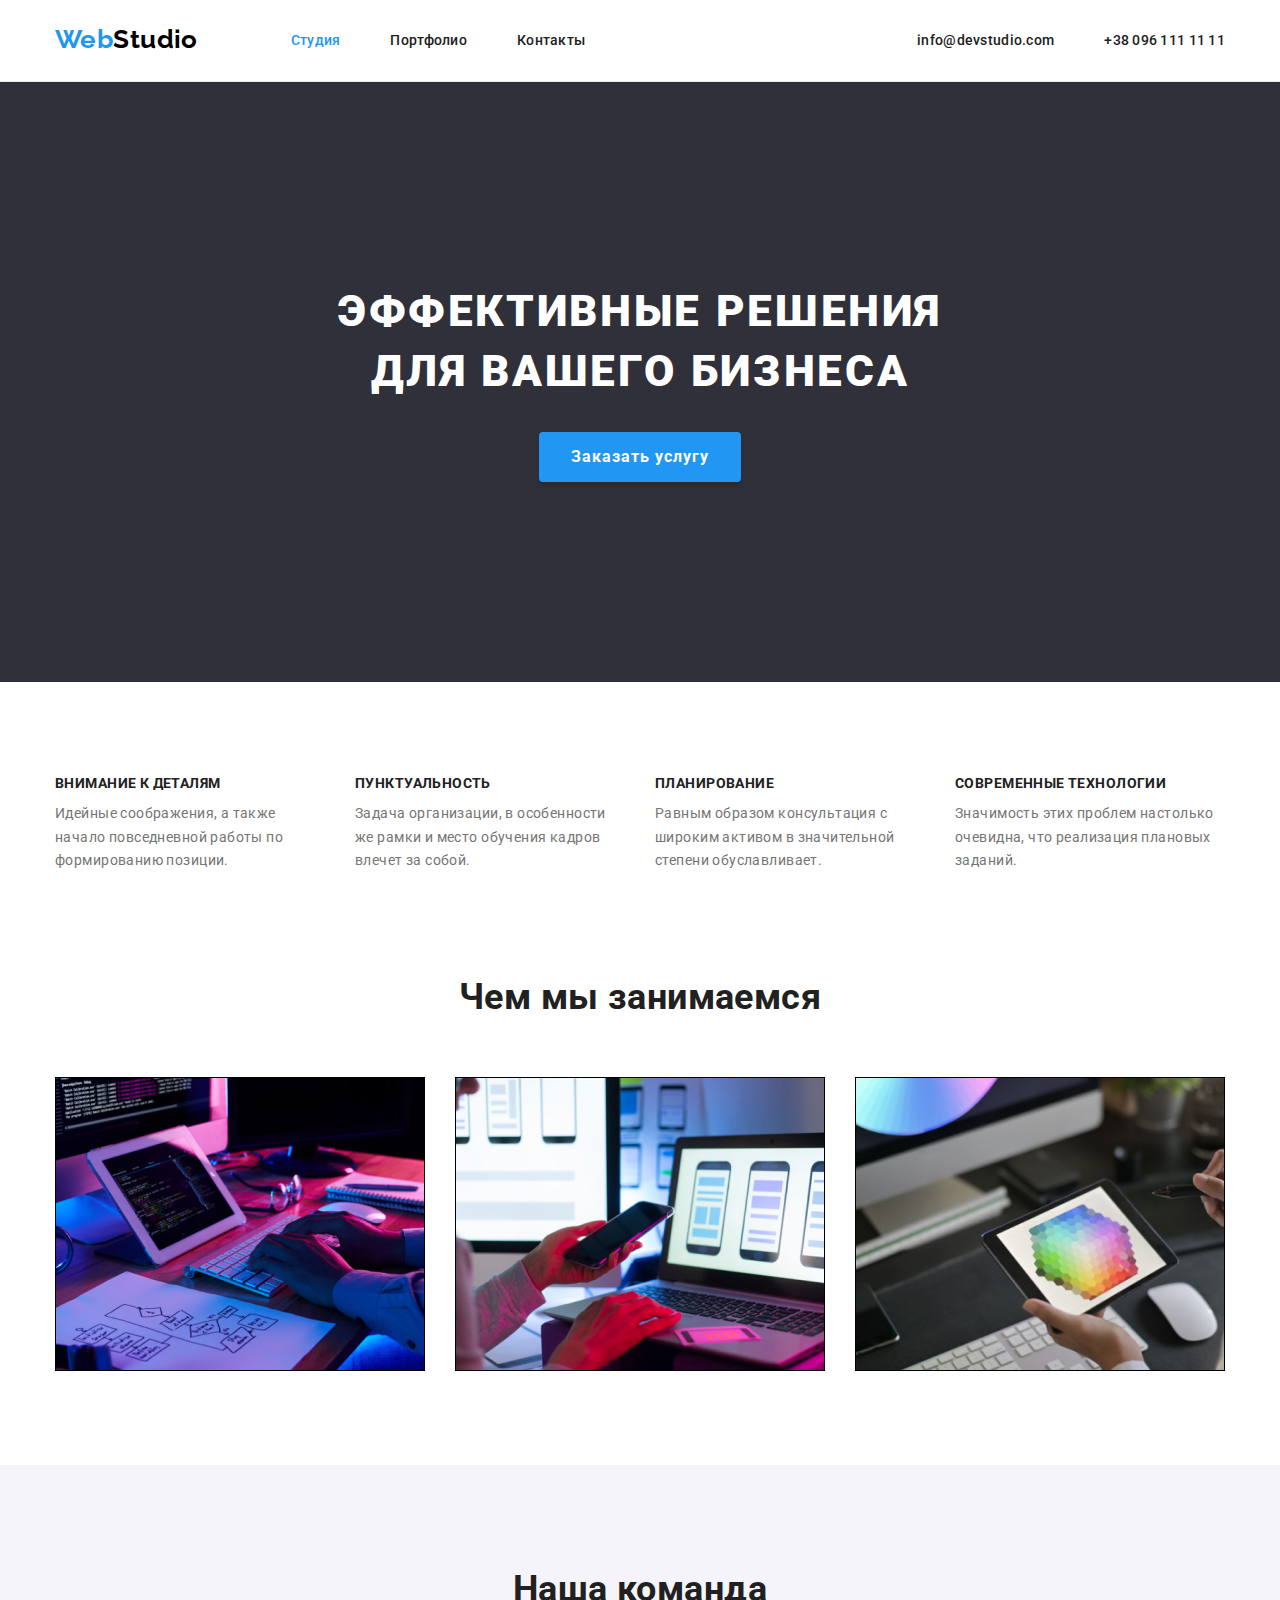
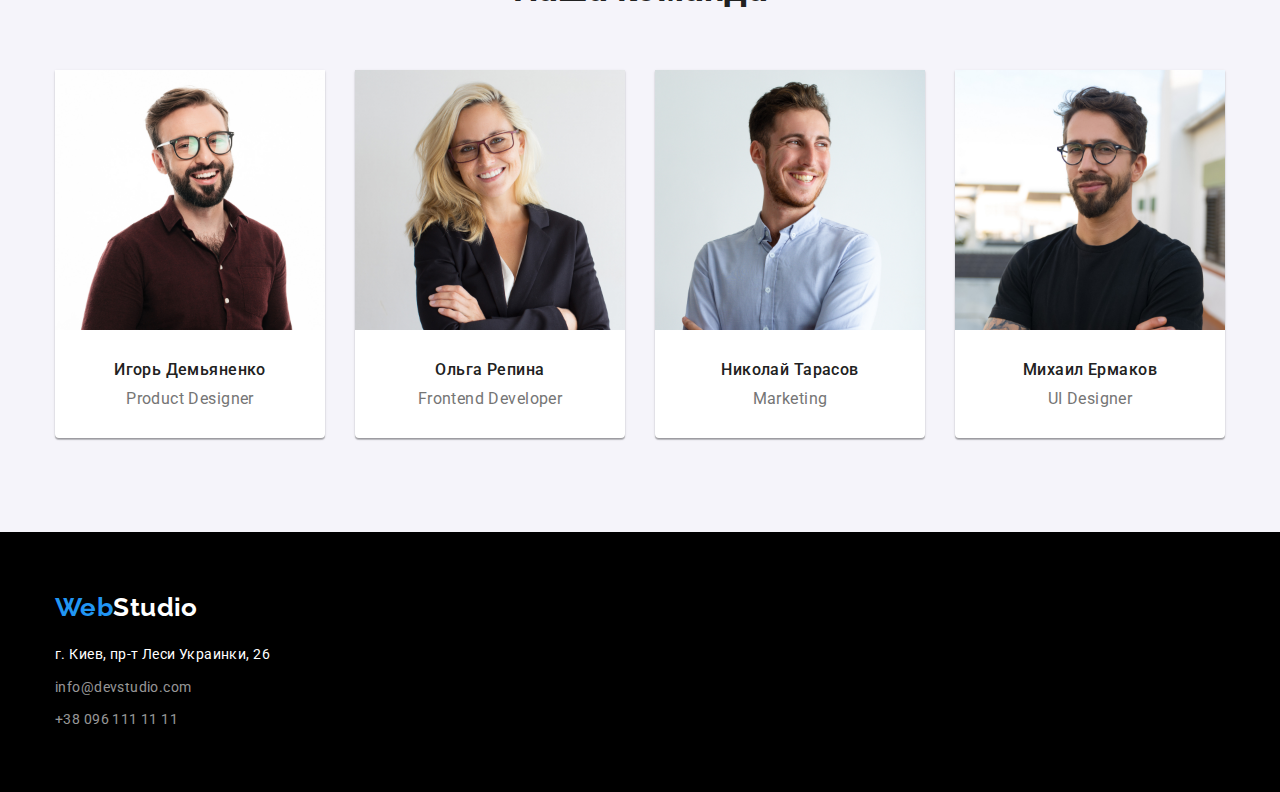
<file: index.html>
<!DOCTYPE html>
<html lang="ru">
<head>
    <meta charset="UTF-8">
    <meta name="viewport" content="width=device-width, initial-scale=1.0">
    <title>WebStudio</title>
    <link 
    rel="stylesheet"
    href="https://cdnjs.cloudflare.com/ajax/libs/modern-normalize/1.0.0/modern-normalize.min.css">
    <link rel="preconnect" href="https://fonts.gstatic.com">
    <link href="https://fonts.googleapis.com/css2?family=Raleway:wght@700&family=Roboto:wght@400;500;700;900&display=swap"
        rel="stylesheet">
    <link rel="stylesheet" href="./css/style.css">
</head>
<body>
    <header class="page-header">
        <div class="container header">
            <nav class="header-navigation">
                <a href="#" class="logo"><span class="logo-accent">Web</span>Studio</a>
                <ul class="site-nav list">
                    <li class="header-item"><a href="#" class="link current">Студия</a></li>
                    <li class="header-item"><a href="./portfolio.html" class="link">Портфолио</a></li>
                    <li class="header-item"><a href="#" class="link">Контакты</a></li>
                </ul>
            </nav>
            <ul class="contacts list">
                <li class="header-item"><a href="mailto:info@devstudio.com" class="link">info@devstudio.com</a></li>
                <li class="header-item"><a href="tel:380961111111" class="link">+38 096 111 11 11</a></li>
            </ul>
        </div>
        
    </header>
    
    <main>
        <!--HERO-->
        <section class="hero">
            <h1 class="hero-title">Эффективные решения для вашего бизнеса</h1>
            <button type="button" class="order">Заказать услугу</button>
        </section>
        <!--FEATURES BLOCK-->
        <section class="features-section">
            <div class="container">
                <h2 class="visually-hidden">Особености</h2>
                <ul class="features list">
                    <li class="item">
                        <h3 class="features-title">Внимание к деталям</h3>
                        <p class="features-text">Идейные соображения, а также начало повседневной работы по формированию позиции.</p>
                    </li>
                    <li class="item">
                        <h3 class="features-title">Пунктуальность</h3>
                        <p class="features-text">Задача организации, в особенности же рамки и место обучения кадров влечет за собой.</p>
                    </li>
                    <li class="item">
                        <h3 class="features-title">Планирование</h3>
                        <p class="features-text">Равным образом консультация с широким активом в значительной степени обуславливает.</p>
                    </li>
                    <li class="item">
                        <h3 class="features-title">Современные технологии</h3>
                        <p class="features-text">Значимость этих проблем настолько очевидна, что реализация плановых заданий.</p>
                    </li>
                </ul>
            </div>
        </section>
         <!--JOBS-->
        <section class="jobs-block">
            <div class="container">
                <h2 class="section-title">Чем мы занимаемся</h2>
                <ul class="jobs list">
                    <li class="jobs-item">
                        <a href="#">
                            <img src="./images/job1.jpg" alt="рабочий стол с планшетом и клавиатурой" width="370" height="294">
                        </a>
                    </li>
                    <li class="jobs-item">
                        <a href="">
                            <img src="./images/job2.jpg" alt="раскрытый ноутбук с приложениями на экране для телефона" width="370"
                                height="294">
                        </a>
                    </li>
                    <li class="jobs-item">
                        <a href="">
                            <img src="./images/job3.jpg" alt="планшет с изображением цветовой палитры" width="370" height="294">
                        </a>
                    </li>
                </ul>
            </div>
        </section>
        <!--TEAM-->
        <section class="team-section">
            <div class="container">
                <h2 class="team section-title">Наша команда</h2>
                <ul class="members list">
                    <li class="member-item">
                        <img class="member-photo" src="./images/demianenko.jpg" alt="фото Игоря Демьяненка" width="270" height="260">
                        <h3 class="team-member">Игорь Демьяненко</h3>
                        <p lang="en" class="member-prof">Product Designer</p>
                    </li>
                    <li class="member-item">
                        <img class="member-photo" src="./images/repina.jpg" alt="фото Ольги Репиной" width="270" height="260">
                        <h3 class="team-member">Ольга Репина</h3>
                        <p lang="en" class="member-prof">Frontend Developer</p>
                    </li>
                    <li class="member-item">
                        <img class="member-photo" src="./images/tarasov.jpg" alt="фото Николая Тарасова" width="270" height="260">
                        <h3 class="team-member">Николай Тарасов</h3>
                        <p lang="en" class="member-prof">Marketing</p>
                    </li>
                    <li class="member-item">
                        <img class="member-photo" src="./images/ermakov.jpg" alt="фото Михаила Ермакова" width="270" height="260">
                        <h3 class="team-member">Михаил Ермаков</h3>
                        <p lang="en" class="member-prof">UI Designer</p>
                    </li>
                </ul>
            </div>
        </section>
    </main>

    <footer class="footer">
        <div class="container">
            <a class="logo" href="#"><span class="logo-accent">Web</span>Studio</a>
            <address class="address">
                г. Киев, пр-т Леси Украинки, 26
            </address>
            <ul class="list">
                <li class="footer-contacts"><a href="mailto:info@devstudio.com" class="link">info@devstudio.com</a></li>
                <li class="footer-contacts"><a href="tel:380961111111" class="link">+38 096 111 11 11</a></li>
            </ul>
        </div>
    </footer>
</body>
</html>
</file>
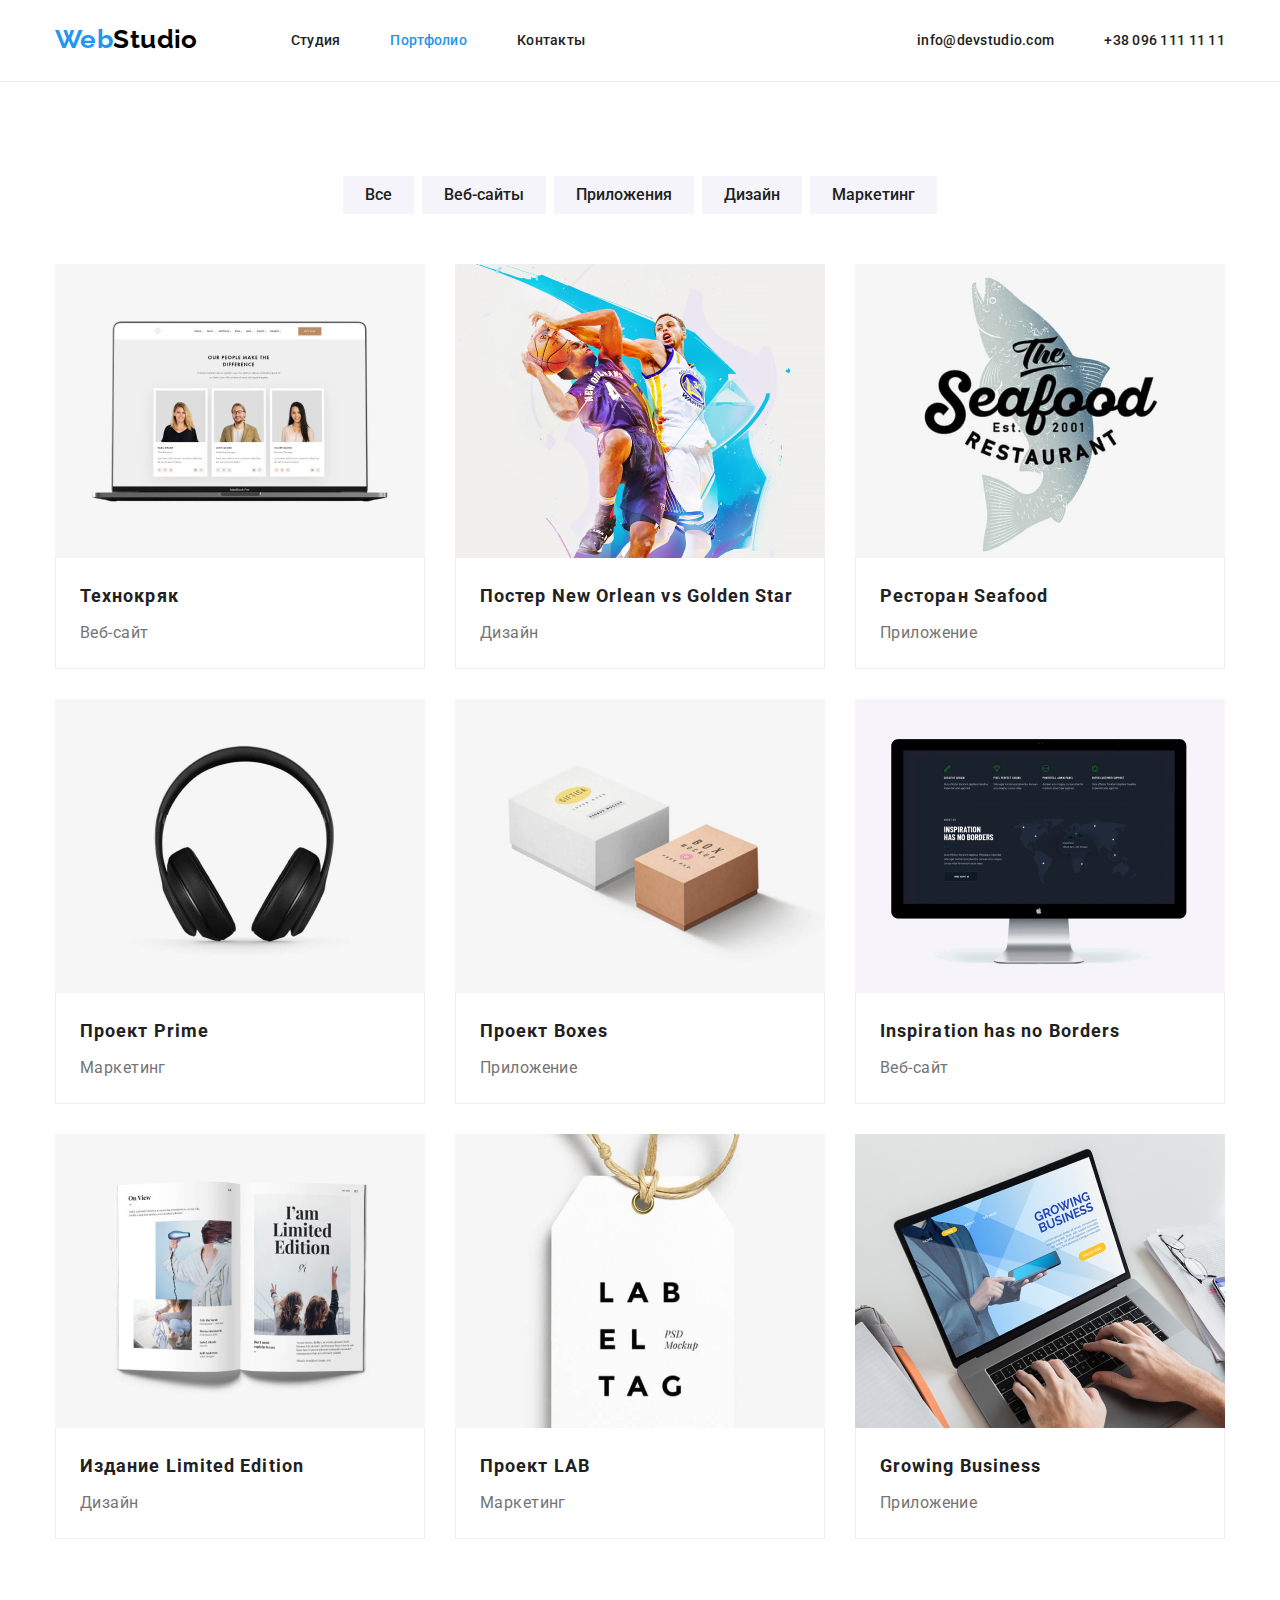
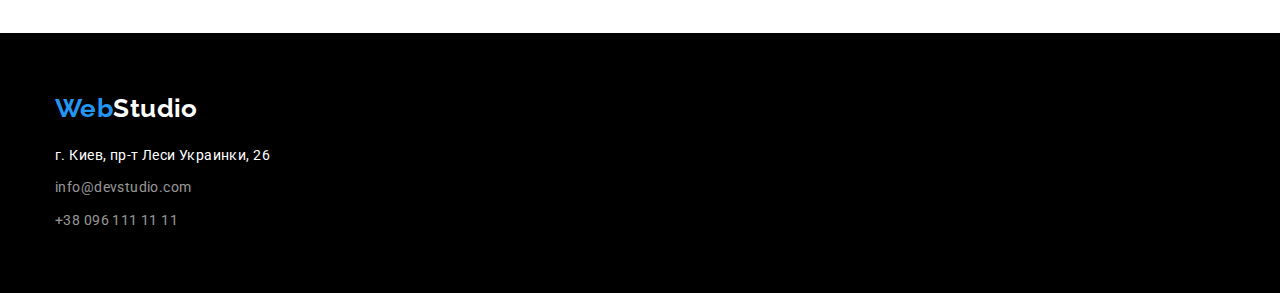
<file: portfolio.html>
<!DOCTYPE html>
<html lang="ru">
<head>
    <meta charset="UTF-8">
    <meta name="viewport" content="width=device-width, initial-scale=1.0">
    <title>Portfolio</title>
    <link 
    rel="stylesheet" 
    href="https://cdnjs.cloudflare.com/ajax/libs/modern-normalize/1.0.0/modern-normalize.min.css">
    <link rel="preconnect" href="https://fonts.gstatic.com">
    <link href="https://fonts.googleapis.com/css2?family=Raleway:wght@700&family=Roboto:wght@400;500;700;900&display=swap"
        rel="stylesheet">
    <link rel="stylesheet" href="./css/style.css">
</head>
<body>

    <header class="page-header">
        <div class="container header">
            <nav class="header-navigation"> 
                <a class="logo" href="#"><span class="logo-accent">Web</span>Studio</a>
                <ul class="site-nav list">
                    <li class="header-item"><a href="./index.html" class="link">Студия</a></li>
                    <li class="header-item"><a href="#" class="link current">Портфолио</a></li>
                    <li class="header-item"><a href="#" class="link">Контакты</a></li>
                </ul>
            </nav>
            <ul class="contacts list">
                <li class="header-item"><a href="mailto:info@devstudio.com" class="link">info@devstudio.com</a></li>
                <li class="header-item"><a href="tel:380961111111" class="link">+38 096 111 11 11</a></li>
            </ul>
        </div>
    </header>

    <main>
        <section class="portfolio-section">
            <div class="container">
                <h1 class="visually-hidden">Портфолио</h1>
                <ul class="filter list">
                    <li class="filter-item"><button type="button" class="filter-btn">Все</button></li>
                    <li class="filter-item"><button type="button" class="filter-btn">Веб-сайты</button></li>
                    <li class="filter-item"><button type="button" class="filter-btn">Приложения</button></li>
                    <li class="filter-item"><button type="button" class="filter-btn">Дизайн</button></li>
                    <li class="filter-item"><button type="button" class="filter-btn">Маркетинг</button></li>
                </ul>
                <ul class="projects list">
                    <li  class="project-item">
                        <a href="#" class="link">
                            <img src="./images/portfolio/techno.jpg" alt="страница веб-сайта технокряк на макбуке" width="370"
                                height="294">
                            <div class="project-info">
                                <h2 class="project-name">Технокряк</h2>
                                <p class="project-type ">Веб-сайт</p>
                            </div>
                            
                        </a>
                    </li>
                    <li class="project-item">
                        <a href="#" class="link">
                            <img src="./images/portfolio/novsgs.jpg" alt="два баскетболиста борятся за мяч" width="370" height="294">
                            <div class="project-info">
                                <h2 class="project-name">Постер New Orlean vs Golden Star</h2>
                                <p class="project-type ">Дизайн</p>
                            </div>
                        </a>
                    </li>
                    <li class="project-item">
                        <a href="#" class="link">
                            <img src="./images/portfolio/seafood.jpg" alt="надпись на рыбе the seafood restaurant" width="370"
                                height="294">
                            <div class="project-info">
                                <h2 class="project-name">Ресторан Seafood</h2>
                                <p class="project-type ">Приложение</p>
                            </div>
                        </a>
                    </li>
                    <li class="project-item">
                        <a href="#" class="link">
                            <img src="./images/portfolio/prime.jpg" alt="наушники" width="370" height="294">
                            <div class="project-info">
                                <h2 class="project-name">Проект Prime</h2>
                                <p class="project-type ">Маркетинг</p>
                            </div>     
                        </a>
                    </li>
                    <li class="project-item">
                        <a href="#" class="link">
                            <img src="./images/portfolio/boxes.jpg" alt="две коробки" width="370" height="294">
                            <div class="project-info">
                                <h2 class="project-name">Проект Boxes</h2>
                                <p class="project-type ">Приложение</p>
                            </div>
                        </a>
                    </li>
                    <li class="project-item">
                        <a href="#" class="link">
                            <img src="./images/portfolio/inspir.jpg" alt="страница веб-сайта на мониторе" width="370" height="294">
                            <div class="project-info">
                                <h2 lang="en" class="project-name">Inspiration has no Borders</h2>
                                <p class="project-type ">Веб-сайт</p>
                            </div>                            
                        </a>
                    </li>
                    <li class="project-item">
                        <a href="#" class="link">
                            <img src="./images/portfolio/limedit.jpg" alt="раскрытая книга с фото и текстом" width="370" height="294">
                            <div class="project-info">
                                <h2 class="project-name">Издание Limited Edition</h2>
                                <p class="project-type ">Дизайн</p>
                            </div>                            
                        </a>
                    </li>
                    <li class="project-item">
                        <a href="#" class="link">
                            <img src="./images/portfolio/lab.jpg" alt="ярлык на бечевке с текстом" width="370" height="294">
                            <div class="project-info">
                                <h2 class="project-name">Проект LAB</h2>
                                <p class="project-type ">Маркетинг</p>
                            </div>                           
                        </a>
                    </li>
                    <li class="project-item">
                        <a href="#" class="link">
                            <img src="./images/portfolio/growbus.jpg" alt="на раскрытом ноуте печатают руки" width="370" height="294">
                            <div class="project-info">
                                <h2 lang="en" class="project-name">Growing Business</h2>
                                <p class="project-type ">Приложение</p>
                            </div>
                        </a>
                    </li>
                </ul>
            </div>
        </section>
    </main>

    <footer class="footer">
        <div class="container">
            <a class="logo" href="#"><span class="logo-accent">Web</span>Studio</a>
            <address class="address">
                г. Киев, пр-т Леси Украинки, 26
            </address>
            <ul class="list">
                <li class="footer-contacts"><a href="mailto:info@devstudio.com" class="link">info@devstudio.com</a></li>
                <li class="footer-contacts"><a href="tel:380961111111" class="link">+38 096 111 11 11</a></li>
            </ul>
        </div>
    </footer>
    
</body>
</html>
</file>
<file: css/style.css>
:root {
  --head-text-color: #212121;
  --paragraph-text-color: #757575;
  --accent-color: #2196f3;
  --primary-white-color: #ffffff;
  --title-font-weight: 700;
  --paragraph-font-weight: 400;
  --primary-font-size: 14px;
}

body {
  background-color: var(--primary-white-color);
  color: var(--paragraph-text-color);

  font-family: 'Roboto', sans-serif;
  font-size: var(--primary-font-size);
  font-weight: var(--paragraph-font-weight);
  letter-spacing: 0.03em;
}

/*GENERAL STYLES*/
h1,
h2,
h3,
p {
  margin: 0;
}

.list {
  padding: 0;
  margin: 0;
  list-style: none;
}

.link {
  text-decoration: none;
}

img {
  display: block;
  max-width: 100%;
  height: auto;
}

.section-title {
  font-weight: var(--title-font-weight);
  font-size: 36px;
  line-height: 1.67;
  text-align: center;

  color: var(--head-text-color);
}

.container {
  width: 1170px;
  margin: 0 auto;
}

.visually-hidden {
  position: absolute !important;
  clip: rect(1px 1px 1px 1px); /* IE6, IE7 */
  clip: rect(1px, 1px, 1px, 1px);
  padding: 0 !important;
  border: 0 !important;
  height: 1px !important;
  width: 1px !important;
  overflow: hidden;
}

/*LOGO*/

.logo {
  display: inline-block;
  margin-right: 93px;
  padding-top: 24px;
  padding-bottom: 25px;
  font-family: 'Raleway', sans-serif;
  font-weight: var(--title-font-weight);
  font-size: 26px;
  line-height: 1.19;

  color: #000000;
  text-decoration: none;
}

.logo-accent {
  color: var(--accent-color);
}

/*HEADER*/

.page-header {
  border-bottom: 1px solid #ececec;
}
.header {
  display: flex;
  align-items: center;
}

.header-navigation {
  display: flex;
}

.site-nav {
  display: flex;
}

.header .link {
  font-weight: 500;
  line-height: 1.14;
  letter-spacing: 0.02em;

  color: var(--head-text-color);
}

.header .link:hover,
.header .link:focus {
  color: var(--accent-color);
}

.site-nav .current {
  color: var(--accent-color);
}

.contacts {
  display: flex;
  margin-left: auto;
}

.header-item {
  display: inline-block;
  padding: 32px 0;

  cursor: pointer;
}

.header-item:not(:last-child) {
  margin-right: 50px;
}

/*HERO*/

.hero {
  padding: 200px 0;
  background-color: #2f303a;
}

.hero-title {
  width: 696px;
  margin-left: auto;
  margin-right: auto;
  margin-bottom: 30px;

  font-weight: 900;
  font-size: 44px;
  line-height: 1.36;

  text-align: center;
  letter-spacing: 0.06em;
  text-transform: uppercase;

  color: var(--primary-white-color);
}

.order {
  display: block;
  min-width: 200px;
  height: 50px;
  margin: 0 auto;
  padding: 10px 32px;
  border: none;

  font-family: inherit;
  font-weight: var(--title-font-weight);
  font-size: 16px;
  line-height: 1.87;

  align-items: center;
  text-align: center;
  letter-spacing: 0.06em;

  color: var(--primary-white-color);
  background-color: var(--accent-color);
  box-shadow: 0px 4px 4px rgba(0, 0, 0, 0.15);
  border-radius: 4px;

  cursor: pointer;
}

/*FEATURES BLOCK*/

.features-section {
  padding: 94px 0;
}

.features.list {
  display: flex;
  justify-content: space-between;
}

.features .item {
  width: 270px;
}

.features-title {
  margin-bottom: 10px;
  font-weight: var(--title-font-weight);
  font-size: var(--primary-font-size);
  line-height: 1.14;
  text-transform: uppercase;

  color: var(--head-text-color);
}

.features-text {
  line-height: 1.71;
}

/*JOBS*/

.jobs-block {
  padding-bottom: 94px;
}

.jobs.list {
  display: flex;
  justify-content: space-between;
  margin-top: 50px;
}

/*TEAM*/

.team-section {
  padding: 94px 0;

  background: #f5f4fa;
}
.team.section-title {
  margin-bottom: 50px;
}

.members.list {
  display: flex;
  justify-content: space-between;
}

.member-item {
  width: 270px;
  padding-bottom: 30px;

  background: var(--primary-white-color);
  box-shadow: 0px 1px 3px rgba(0, 0, 0, 0.12), 0px 1px 1px rgba(0, 0, 0, 0.14),
    0px 2px 1px rgba(0, 0, 0, 0.2);
  border-radius: 0px 0px 4px 4px;
}

.member-photo {
  margin-bottom: 30px;
}

.team-member {
  margin-bottom: 10px;
  font-weight: 500;
  font-size: 16px;
  line-height: 1.19;

  text-align: center;

  color: var(--head-text-color);
}

.member-prof {
  font-size: 16px;
  line-height: 1.19;

  text-align: center;

  color: var(--paragraph-text-color);
}

/*FOOTER*/

.footer {
  padding: 60px 0;

  background-color: #000000;
}

.footer .logo {
  margin-right: 0;
  margin-bottom: 20px;
  padding: 0;

  color: var(--primary-white-color);
}

.address {
  margin-bottom: 9px;

  font-style: normal;
  line-height: 1.71;

  color: var(--primary-white-color);
}

.footer-contacts:not(:last-child) {
  margin-bottom: 9px;
}

.footer .link {
  line-height: 1.71;

  color: rgba(255, 255, 255, 0.6);
}

/*PORTFOLIO*/

.portfolio-section {
  padding: 94px 0;
}

.filter.list {
  display: flex;
  justify-content: center;
  margin-bottom: 50px;
}

.filter-item:not(:last-child) {
  margin-right: 8px;
}

.filter-btn {
  padding: 6px 22px;
  border: 0 none;

  font-family: inherit;
  font-weight: 500;
  font-size: 16px;
  line-height: 1.62;

  text-align: center;

  color: var(--head-text-color);
  background: #f5f4fa;

  cursor: pointer;
}

.filter-btn:hover,
.filter-btn:focus {
  color: var(--primary-white-color);
  background: var(--accent-color);
}

.projects.list {
  display: flex;
  flex-wrap: wrap;
}

.project-item {
  width: 370px;
}

.project-item:not(:nth-child(3n)) {
  margin-right: 30px;
}

.project-item:not(:nth-last-child(-n + 3)) {
  margin-bottom: 30px;
}

.project-info {
  padding: 20px 24px;

  border: 1px solid #eeeeee;
  border-top: none;
}

.project-name {
  margin-bottom: 4px;
  font-weight: var(--title-font-weight);
  font-size: 18px;
  line-height: 2;

  letter-spacing: 0.06em;

  color: var(--head-text-color);
}

.project-type {
  font-size: 16px;
  line-height: 1.87;

  color: var(--paragraph-text-color);
}
</file>
